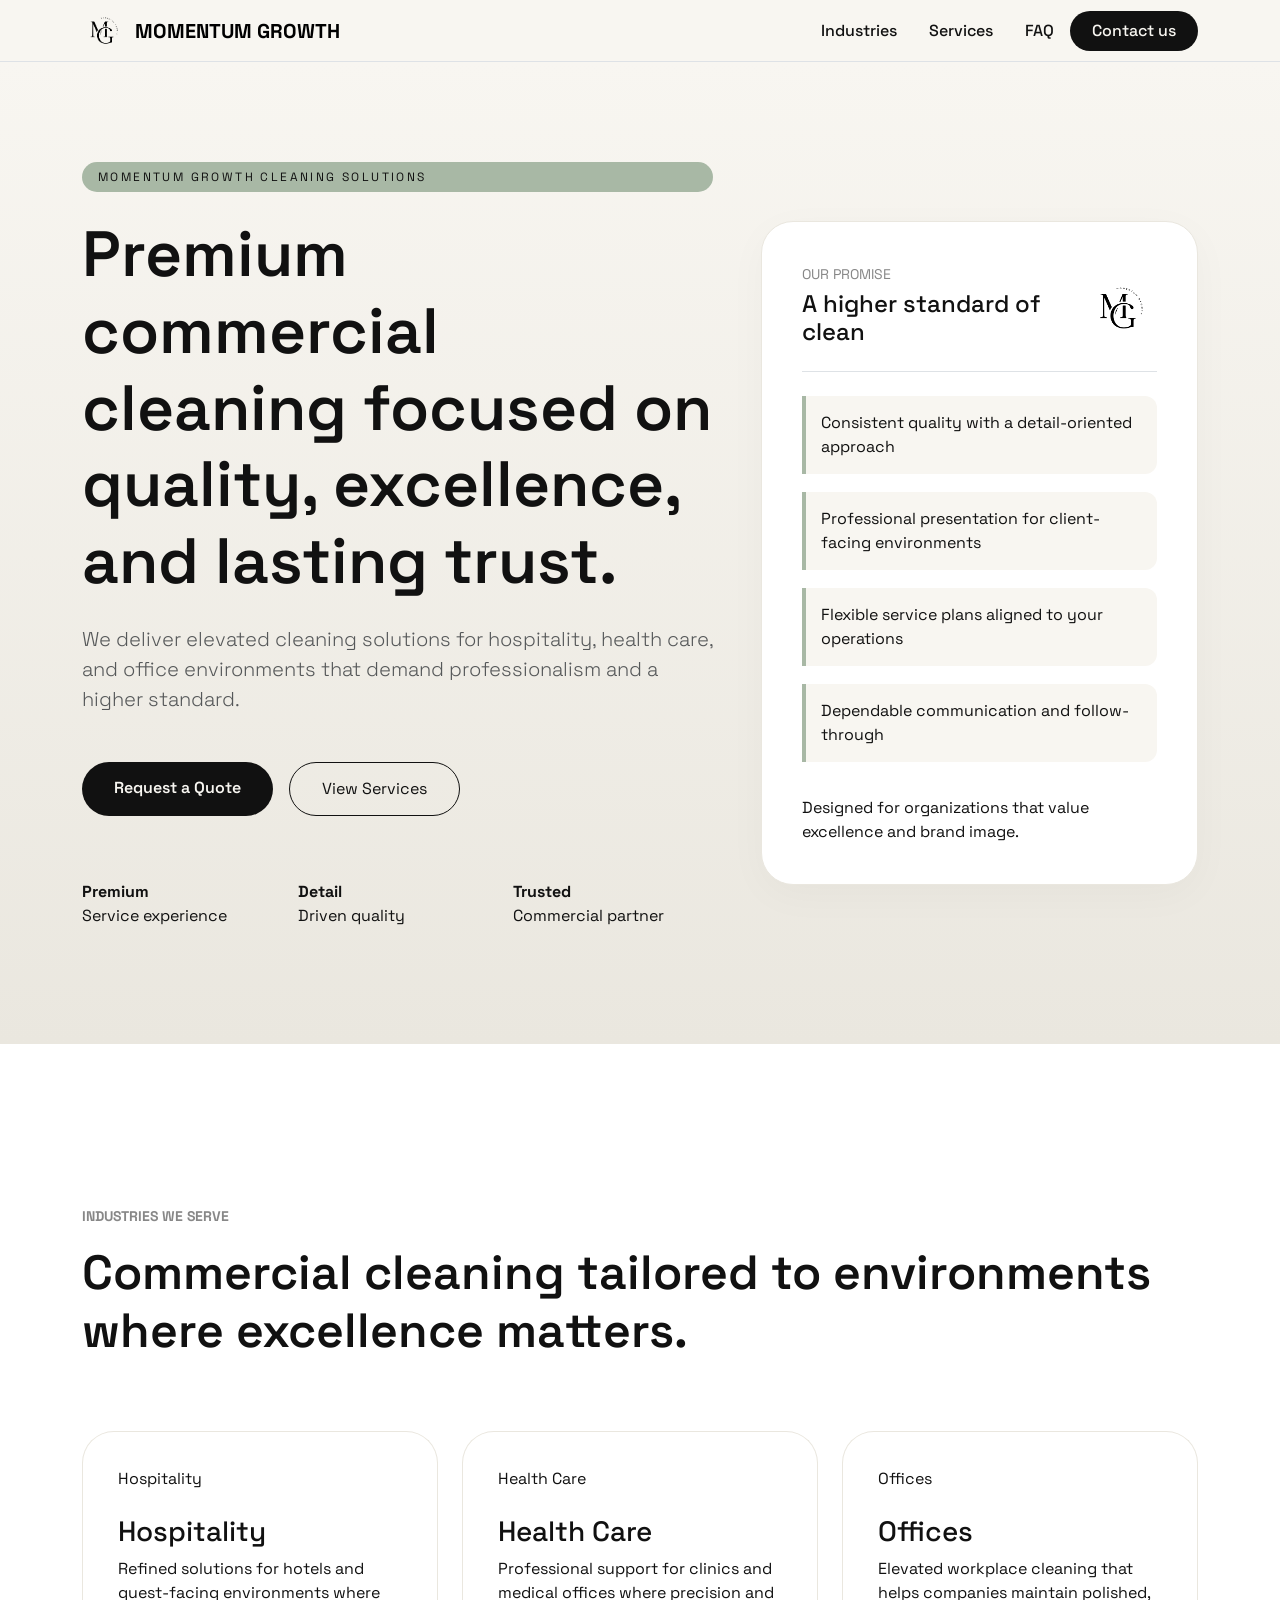
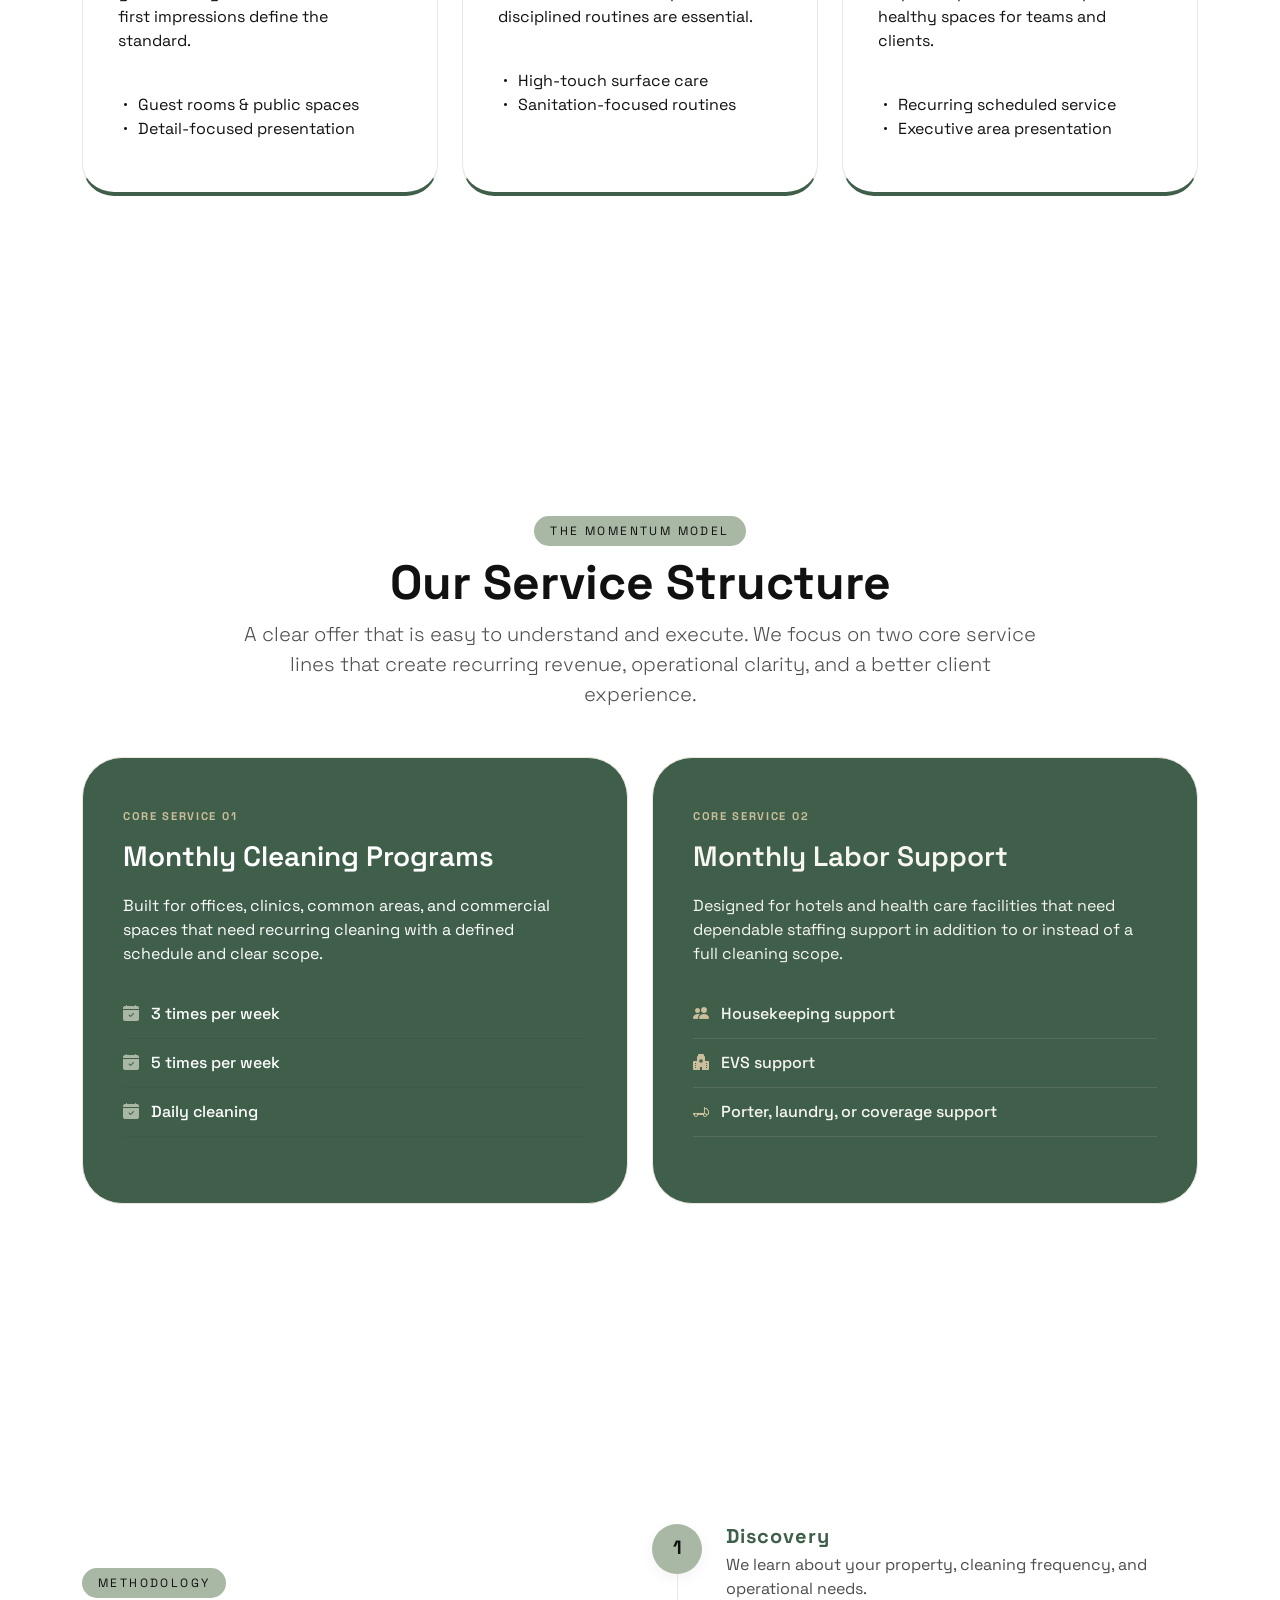
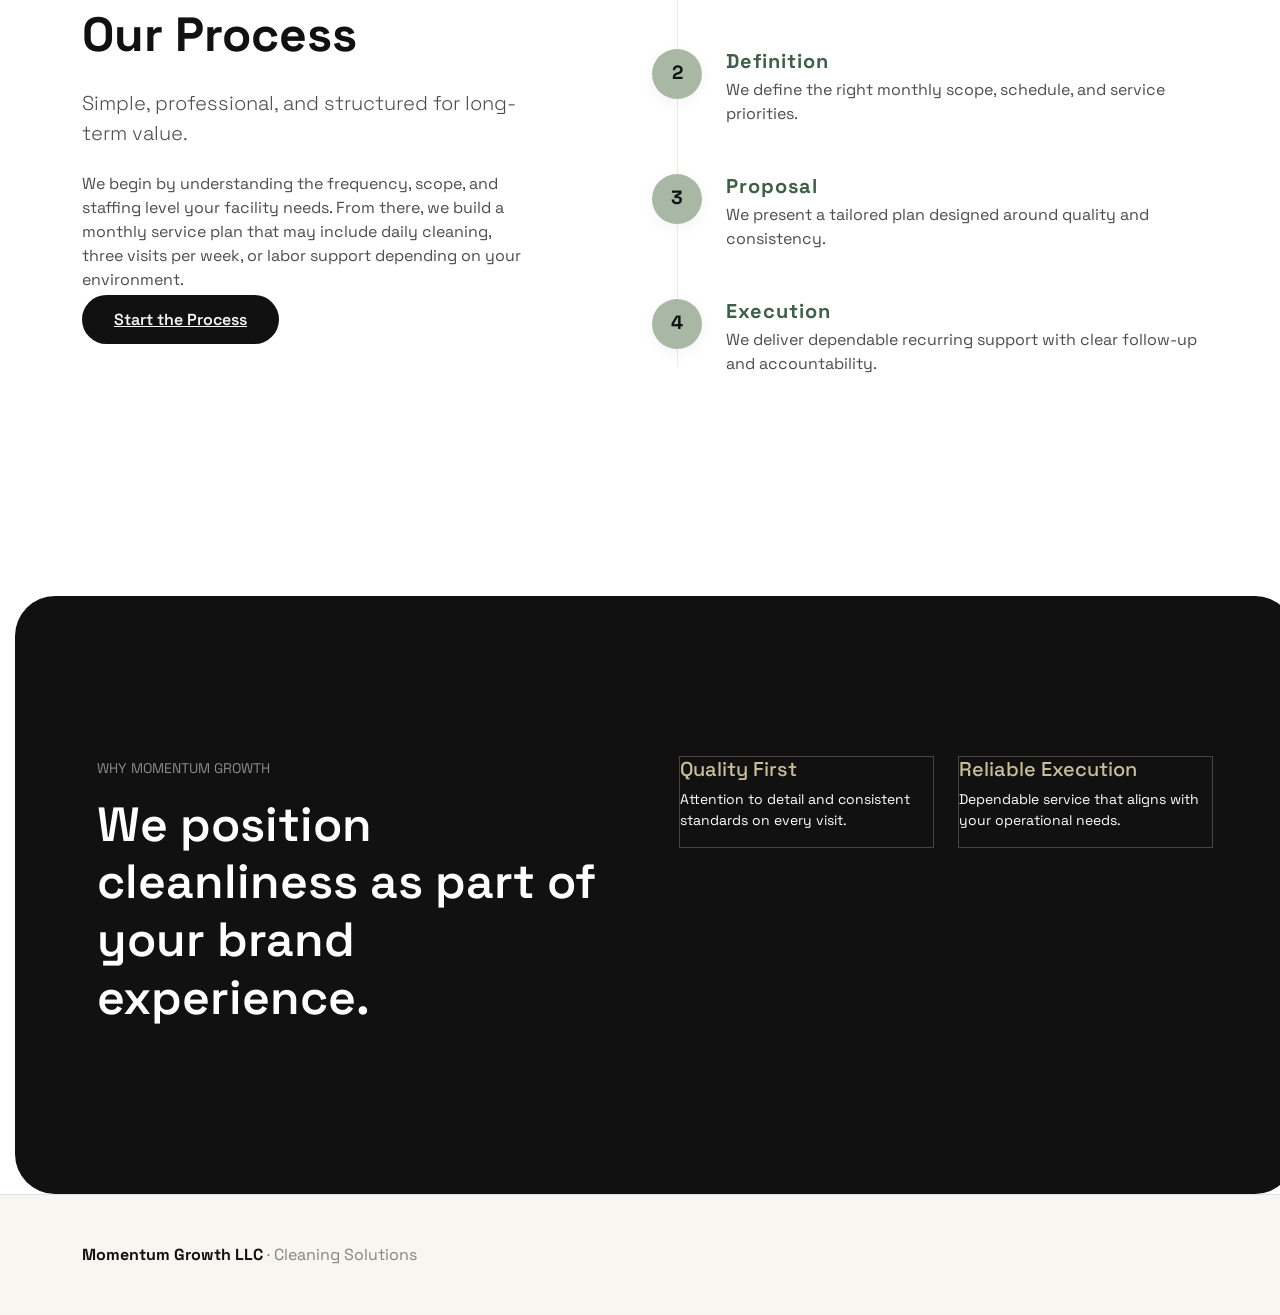
<file: index.html>
<!doctype html>
<html lang="en">
<head>
    <title>Momentum Growth | Premium Commercial Cleaning</title>
    <meta charset="utf-8">
    <meta name="viewport" content="width=device-width, initial-scale=1, shrink-to-fit=no">
    <link href="https://cdn.jsdelivr.net/npm/bootstrap@5.1.1/dist/css/bootstrap.min.css" rel="stylesheet">
    <link rel="stylesheet" href="https://cdn.jsdelivr.net/npm/bootstrap-icons@1.11.3/font/bootstrap-icons.min.css">
    <link rel="stylesheet" href="css/site.css">
    <link rel="icon" type="image/x-icon" href="img/favicon.ico">
</head>
<body class="bg-premium">

<nav class="navbar navbar-expand-md navbar-light bg-premium border-bottom sticky-top">
    <div class="container">
        <a class="navbar-brand d-flex align-items-center" href="index.html">
        <img src="img/logo.jpeg" alt="Momentum Growth Logo" class="logo-main">
        <span class="ms-2 fw-bold d-none d-sm-inline">MOMENTUM GROWTH</span>
        </a>
        <button class="navbar-toggler" type="button" data-bs-toggle="collapse" data-bs-target="#navbarCollapse">
            <span class="navbar-toggler-icon"></span>
        </button>
        <div class="collapse navbar-collapse" id="navbarCollapse">
            <ul class="navbar-nav ms-auto mb-2 mb-md-0 align-items-center">
                <li class="nav-item"><a class="nav-link px-3" href="#industries">Industries</a></li>
                <li class="nav-item"><a class="nav-link px-3" href="#services">Services</a></li>
                <li class="nav-item"><a class="nav-link px-3" href="faq.html">FAQ</a></li>
                <li class="nav-item"><a class="nav-link nav-btn" href="contact.html">Contact us</a></li>
            </ul>
        </div>
    </div>
</nav>

<main>
  <section class="hero-premium">
    <div class="container">
      <div class="row align-items-center g-5">
        <div class="col-lg-7">
          <div class="badge-premium mb-4">Momentum Growth Cleaning Solutions</div>
          <h1 class="display-3 fw-semibold mb-4">Premium commercial cleaning focused on quality, excellence, and lasting trust.</h1>
          <p class="lead text-muted mb-5">We deliver elevated cleaning solutions for hospitality, health care, and office environments that demand professionalism and a higher standard.</p>
          <div class="d-flex flex-wrap gap-3">
            <a href="contact.html" class="btn btn-dark-premium">Request a Quote</a>
            <a href="#services" class="btn btn-outline-premium">View Services</a>
          </div>
          <div class="row mt-5 g-3">
            <div class="col-md-4"><div class="stat-card"><strong>Premium</strong><p>Service experience</p></div></div>
            <div class="col-md-4"><div class="stat-card"><strong>Detail</strong><p>Driven quality</p></div></div>
            <div class="col-md-4"><div class="stat-card"><strong>Trusted</strong><p>Commercial partner</p></div></div>
          </div>
        </div>
        <div class="col-lg-5">
          <div class="promise-card">
            <div class="d-flex justify-content-between align-items-center border-bottom pb-3 mb-4">
              <div>
                <small class="text-uppercase tracking-wide opacity-50">Our Promise</small>
                <h4 class="mt-1">A higher standard of clean</h4>
              </div>
              <img src="img/logo.jpeg" alt="MG" class="logo-hero">
            </div>
            <div class="list-group list-group-flush gap-2 border-0">
              <div class="list-item-premium">Consistent quality with a detail-oriented approach</div>
              <div class="list-item-premium">Professional presentation for client-facing environments</div>
              <div class="list-item-premium">Flexible service plans aligned to your operations</div>
              <div class="list-item-premium">Dependable communication and follow-through</div>
            </div>
            <div class="footer-note mt-4">Designed for organizations that value excellence and brand image.</div>
          </div>
        </div>
      </div>
    </div>
  </section>

  <section id="industries" class="py-huge">
    <div class="container">
      <div class="max-w-700 mb-5">
        <small class="text-uppercase fw-bold tracking-wide opacity-50">Industries We Serve</small>
        <h2 class="display-5 fw-semibold mt-3">Commercial cleaning tailored to environments where excellence matters.</h2>
      </div>
      <div class="row g-4 mt-4">
        <div class="col-md-4">
          <div class="industry-card">
            <span class="badge-pill mb-4">Hospitality</span>
            <h3>Hospitality</h3>
            <p>Refined solutions for hotels and guest-facing environments where first impressions define the standard.</p>
            <ul class="list-unstyled mt-4">
              <li><i class="bi bi-dot"></i> Guest rooms & public spaces</li>
              <li><i class="bi bi-dot"></i> Detail-focused presentation</li>
            </ul>
          </div>
        </div>
        <div class="col-md-4">
          <div class="industry-card">
            <span class="badge-pill mb-4">Health Care</span>
            <h3>Health Care</h3>
            <p>Professional support for clinics and medical offices where precision and disciplined routines are essential.</p>
            <ul class="list-unstyled mt-4">
              <li><i class="bi bi-dot"></i> High-touch surface care</li>
              <li><i class="bi bi-dot"></i> Sanitation-focused routines</li>
            </ul>
          </div>
        </div>
        <div class="col-md-4">
          <div class="industry-card">
            <span class="badge-pill mb-4">Offices</span>
            <h3>Offices</h3>
            <p>Elevated workplace cleaning that helps companies maintain polished, healthy spaces for teams and clients.</p>
            <ul class="list-unstyled mt-4">
              <li><i class="bi bi-dot"></i> Recurring scheduled service</li>
              <li><i class="bi bi-dot"></i> Executive area presentation</li>
            </ul>
          </div>
        </div>
      </div>
    </div>
  </section>

  <section id="services" class="service-structure py-huge">
  <div class="container">
    <div class="text-center mb-5">
      <small class="badge-premium mb-2 d-inline-block">The Momentum Model</small>
      <h2 class="display-5 fw-bold">Our Service Structure</h2>
      <p class="lead mx-auto opacity-75" style="max-width: 800px;">
        A clear offer that is easy to understand and execute. We focus on two core service lines that create recurring revenue, operational clarity, and a better client experience.
      </p>
    </div>

    <div class="row g-4">
      <div class="col-md-6">
        <div class="structure-card h-100">
          <div class="card-tag">Core Service 01</div>
          <h3>Monthly Cleaning Programs</h3>
          <p class="mb-4">Built for offices, clinics, common areas, and commercial spaces that need recurring cleaning with a defined schedule and clear scope.</p>
          
          <ul class="list-unstyled structure-list">
            <li><i class="bi bi-calendar-check-fill me-2"></i> 3 times per week</li>
            <li><i class="bi bi-calendar-check-fill me-2"></i> 5 times per week</li>
            <li><i class="bi bi-calendar-check-fill me-2"></i> Daily cleaning</li>
          </ul>
        </div>
      </div>

      <div class="col-md-6">
        <div class="structure-card h-100 highlight">
          <div class="card-tag">Core Service 02</div>
          <h3>Monthly Labor Support</h3>
          <p class="mb-4">Designed for hotels and health care facilities that need dependable staffing support in addition to or instead of a full cleaning scope.</p>
          
          <ul class="list-unstyled structure-list">
            <li><i class="bi bi-people-fill me-2"></i> Housekeeping support</li>
            <li><i class="bi bi-hospital-fill me-2"></i> EVS support</li>
            <li><i class="bi bi-truck-flatbed me-2"></i> Porter, laundry, or coverage support</li>
          </ul>
        </div>
      </div>
    </div>
  </div>
  </section>

  <section class="our-process py-huge" style="background-color: var(--color-warm-gray);">
  <div class="container">
    <div class="row align-items-center">
      <div class="col-lg-5 mb-5 mb-lg-0">
        <small class="badge-premium mb-2 d-inline-block">Methodology</small>
        <h2 class="display-5 fw-bold mb-4">Our Process</h2>
        <p class="lead opacity-75 mb-4">
          Simple, professional, and structured for long-term value.
        </p>
        <p class="opacity-75">
          We begin by understanding the frequency, scope, and staffing level your facility needs. From there, we build a monthly service plan that may include daily cleaning, three visits per week, or labor support depending on your environment.
        </p>
        <a href="contact.html" class="btn-dark-premium mt-3">Start the Process</a>
      </div>
      
      <div class="col-lg-6 offset-lg-1">
        <div class="process-steps">
          <div class="process-item d-flex mb-5">
            <div class="step-number">1</div>
            <div class="step-text ms-4">
              <h5 class="fw-bold">Discovery</h5>
              <p class="mb-0 opacity-75">We learn about your property, cleaning frequency, and operational needs.</p>
            </div>
          </div>

          <div class="process-item d-flex mb-5">
            <div class="step-number">2</div>
            <div class="step-text ms-4">
              <h5 class="fw-bold">Definition</h5>
              <p class="mb-0 opacity-75">We define the right monthly scope, schedule, and service priorities.</p>
            </div>
          </div>

          <div class="process-item d-flex mb-5">
            <div class="step-number">3</div>
            <div class="step-text ms-4">
              <h5 class="fw-bold">Proposal</h5>
              <p class="mb-0 opacity-75">We present a tailored plan designed around quality and consistency.</p>
            </div>
          </div>

          <div class="process-item d-flex">
            <div class="step-number">4</div>
            <div class="step-text ms-4">
              <h5 class="fw-bold">Execution</h5>
              <p class="mb-0 opacity-75">We deliver dependable recurring support with clear follow-up and accountability.</p>
            </div>
          </div>
        </div>
      </div>
    </div>
  </div>
  </section>

  <section class="bg-black-premium text-white py-huge">
    <div class="container">
      <div class="row g-5">
        <div class="col-lg-6">
          <small class="text-uppercase tracking-wide opacity-50">Why Momentum Growth</small>
          <h2 class="display-5 fw-semibold mt-3">We position cleanliness as part of your brand experience.</h2>
        </div>
        <div class="col-lg-6">
          <div class="row g-4">
            <div class="col-sm-6">
              <div class="benefit-card">
                <h5>Quality First</h5>
                <p class="small opacity-70">Attention to detail and consistent standards on every visit.</p>
              </div>
            </div>
            <div class="col-sm-6">
              <div class="benefit-card">
                <h5>Reliable Execution</h5>
                <p class="small opacity-70">Dependable service that aligns with your operational needs.</p>
              </div>
            </div>
          </div>
        </div>
      </div>
    </div>
  </section>

  <footer class="py-5 border-top">
    <div class="container d-flex flex-column flex-md-row justify-content-between align-items-center gap-3">
      <div>
        <span class="fw-bold">Momentum Growth LLC</span> <span class="opacity-50">· Cleaning Solutions</span>
      </div>
    </div>
  </footer>
</main>

<script src="https://cdn.jsdelivr.net/npm/bootstrap@5.1.1/dist/js/bootstrap.bundle.min.js"></script>
</body>
</html>
<!--https://momentum-growth-llc.netlify.app/-- 74b3ce 508991 172A3A 004346 09BC8A Grotesk>
</file>
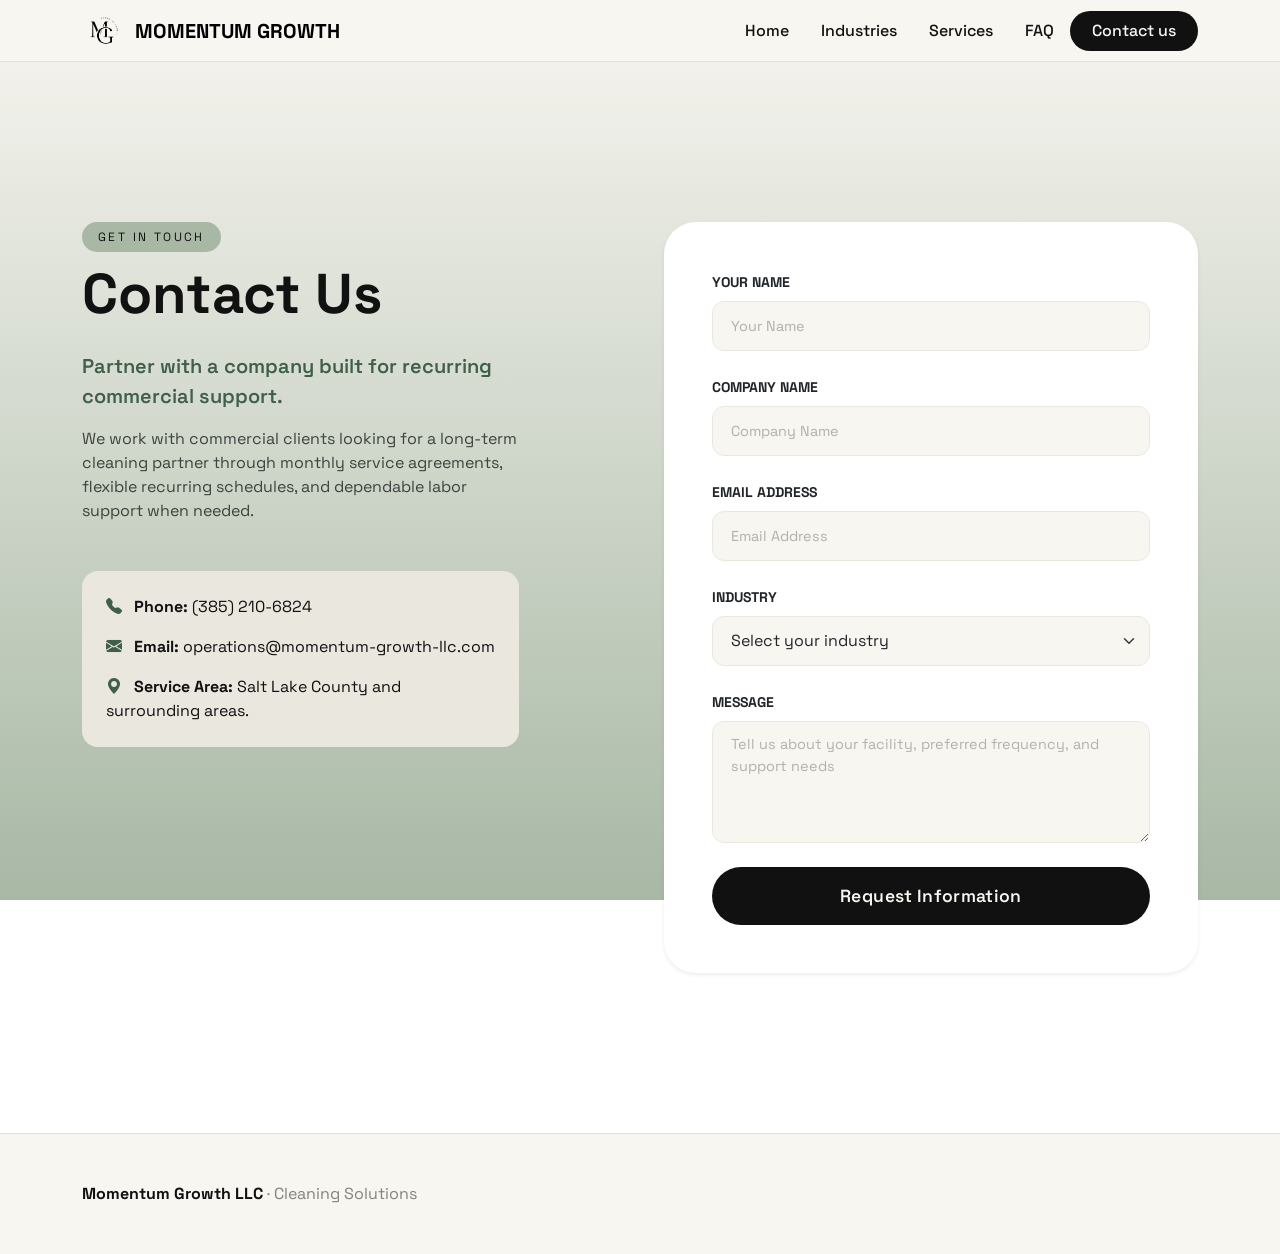
<file: contact.html>
<!doctype html>
<html lang="en">
<head>
    <title>Contact Us | Momentum Growth</title>
    <meta charset="utf-8">
    <meta name="viewport" content="width=device-width, initial-scale=1, shrink-to-fit=no">
    <link href="https://cdn.jsdelivr.net/npm/bootstrap@5.1.1/dist/css/bootstrap.min.css" rel="stylesheet">
    <link rel="stylesheet" href="https://cdn.jsdelivr.net/npm/bootstrap-icons@1.11.3/font/bootstrap-icons.min.css">
    <link rel="stylesheet" href="css/site.css">
    <link rel="icon" type="image/x-icon" href="img/favicon.ico">
</head>
<body class="bg-premium">

<nav class="navbar navbar-expand-md navbar-light bg-premium border-bottom sticky-top">
    <div class="container">
        <a class="navbar-brand d-flex align-items-center" href="index.html">
            <img src="img/logo.jpeg" alt="Logo" class="logo-main">
            <span class="ms-2 fw-bold">MOMENTUM GROWTH</span>
        </a>
        <div class="collapse navbar-collapse" id="navbarCollapse">
            <ul class="navbar-nav ms-auto mb-2 mb-md-0">
                <li class="nav-item"><a class="nav-link px-3" href="index.html">Home</a></li>
                <li class="nav-item"><a class="nav-link px-3" href="index.html#industries">Industries</a></li>
                <li class="nav-item"><a class="nav-link px-3" href="index.html#services">Services</a></li>
                <li class="nav-item"><a class="nav-link px-3" href="faq.html">FAQ</a></li>
                <li class="nav-item"><a class="nav-link nav-btn active" href="contact.html">Contact us</a></li>
            </ul>
        </div>
    </div>
</nav>

<main class="py-huge">
    <div class="container">
        <div class="row g-5">
            <div class="col-lg-5">
                <small class="badge-premium mb-2 d-inline-block">Get in Touch</small>
                <h1 class="display-4 fw-bold mb-4">Contact Us</h1>
                <p class="lead fw-semibold mb-3" style="color: var(--color-deep-green);">
                    Partner with a company built for recurring commercial support.
                </p>
                <p class="opacity-75 mb-5">
                    We work with commercial clients looking for a long-term cleaning partner through monthly service agreements, flexible recurring schedules, and dependable labor support when needed.
                </p>

                <div class="contact-details p-4 rounded-4" style="background-color: var(--color-warm-gray);">
                    <div class="mb-3">
                        <i class="bi bi-telephone-fill me-2" style="color: var(--color-deep-green);"></i>
                        <strong>Phone:</strong> (385) 210-6824
                    </div>
                    <div class="mb-3">
                        <i class="bi bi-envelope-fill me-2" style="color: var(--color-deep-green);"></i>
                        <strong>Email:</strong> operations@momentum-growth-llc.com
                    </div>
                    <div>
                        <i class="bi bi-geo-alt-fill me-2" style="color: var(--color-deep-green);"></i>
                        <strong>Service Area:</strong> Salt Lake County and surrounding areas.
                    </div>
                </div>
            </div>

            <div class="col-lg-6 offset-lg-1">
                <div class="card border-0 shadow-sm p-4 p-md-5 rounded-5">
                    <form name="contact" method="POST" data-netlify-recaptcha="true" data-netlify="true">
                        <input type="hidden" name="form-name" value="contact" />

                        <div class="mb-4">
                            <label class="form-label fw-bold small text-uppercase">Your Name</label>
                            <input type="text" name="name" class="form-control form-premium" placeholder="Your Name" required>
                        </div>

                        <div class="mb-4">
                            <label class="form-label fw-bold small text-uppercase">Company Name</label>
                            <input type="text" name="company" class="form-control form-premium" placeholder="Company Name" required>
                        </div>

                        <div class="mb-4">
                            <label class="form-label fw-bold small text-uppercase">Email Address</label>
                            <input type="email" name="email" class="form-control form-premium" placeholder="Email Address" required>
                        </div>

                        <div class="mb-4">
                            <label class="form-label fw-bold small text-uppercase">Industry</label>
                            <select name="industry" class="form-select form-premium" required>
                                <option value="" selected disabled>Select your industry</option>
                                <option value="hospitality">Hospitality</option>
                                <option value="health-care">Health Care</option>
                                <option value="offices">Offices</option>
                                <option value="other">Other Commercial Space</option>
                            </select>
                        </div>

                        <div class="mb-4">
                            <label class="form-label fw-bold small text-uppercase">Message</label>
                            <textarea name="message" class="form-control form-premium" rows="4" 
                                placeholder="Tell us about your facility, preferred frequency, and support needs" required></textarea>
                        </div>

                        <div class="mb-3" data-netlify-recaptcha="true"></div>

                        <button type="submit" class="btn-dark-premium w-100 py-3">Request Information</button>
                    </form>
                </div>
            </div>
        </div>
    </div>
</main>

<!-- FOOTER -->
<footer class="py-5 border-top">
<div class="container d-flex flex-column flex-md-row justify-content-between align-items-center gap-3">
    <div>
        <span class="fw-bold">Momentum Growth LLC</span> <span class="opacity-50">· Cleaning Solutions</span>
    </div>
        
</div>
</footer>

<script src="https://cdn.jsdelivr.net/npm/bootstrap@5.1.1/dist/js/bootstrap.bundle.min.js"></script>
</body>
</html>
</file>
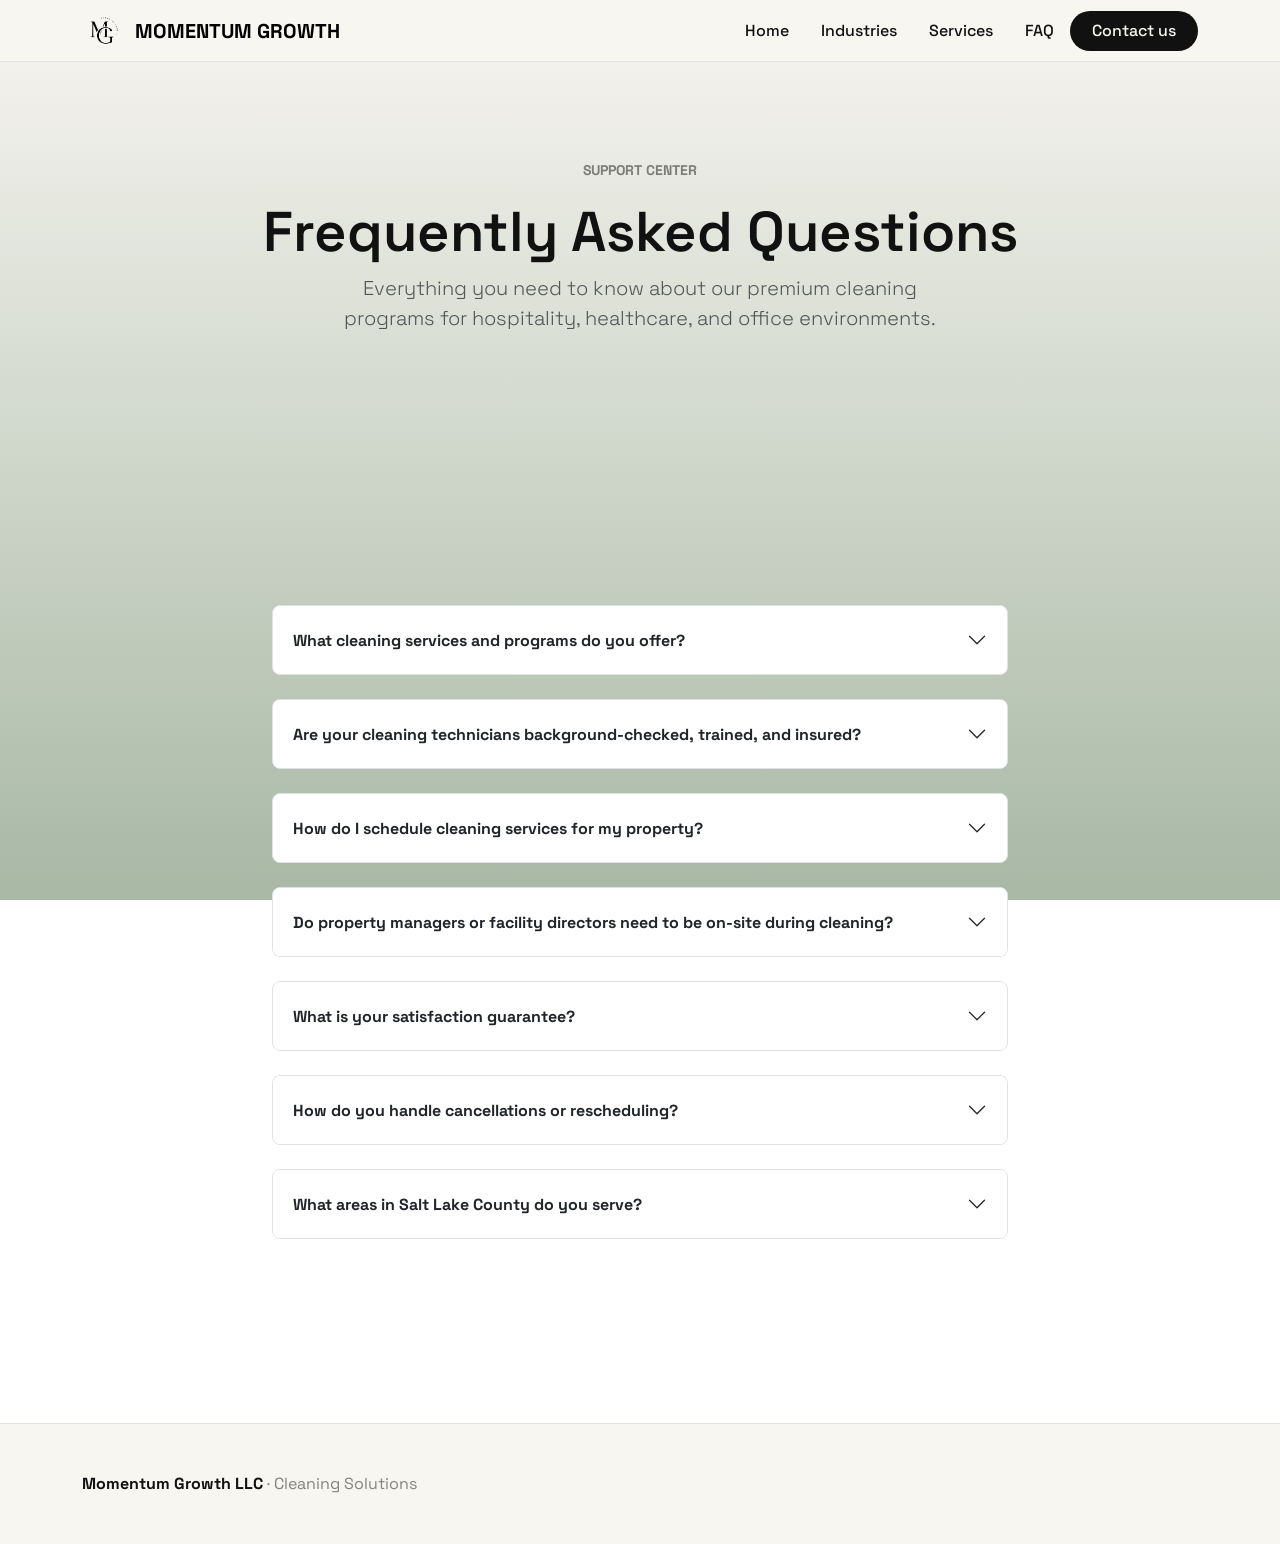
<file: faq.html>
<!doctype html>
<html lang="en">
<head>
    <title>FAQ | Momentum Growth Cleaning</title>
    <meta charset="utf-8">
    <meta name="viewport" content="width=device-width, initial-scale=1, shrink-to-fit=no">
    <link href="https://cdn.jsdelivr.net/npm/bootstrap@5.1.1/dist/css/bootstrap.min.css" rel="stylesheet">
    <link rel="stylesheet" href="https://cdn.jsdelivr.net/npm/bootstrap-icons@1.11.3/font/bootstrap-icons.min.css">
    <link rel="stylesheet" href="css/site.css">
    <link rel="icon" type="image/x-icon" href="img/favicon.ico">
</head>
<body class="bg-premium">

<nav class="navbar navbar-expand-md navbar-light bg-premium border-bottom sticky-top">
    <div class="container">
        <a class="navbar-brand d-flex align-items-center" href="index.html">
            <img src="img/logo.jpeg" alt="Logo" class="logo-main">
            <span class="ms-2 fw-bold">MOMENTUM GROWTH</span>
        </a>
        <button class="navbar-toggler" type="button" data-bs-toggle="collapse" data-bs-target="#navbarCollapse">
            <span class="navbar-toggler-icon"></span>
        </button>
        <div class="collapse navbar-collapse" id="navbarCollapse">
            <ul class="navbar-nav ms-auto mb-2 mb-md-0 align-items-center">
                <li class="nav-item"><a class="nav-link px-3" href="index.html">Home</a></li>
                <li class="nav-item"><a class="nav-link px-3" href="index.html#industries">Industries</a></li>
                <li class="nav-item"><a class="nav-link px-3" href="index.html#services">Services</a></li>
                <li class="nav-item"><a class="nav-link px-3 active" href="faq.html">FAQ</a></li>
                <li class="nav-item"><a class="nav-link nav-btn" href="contact.html">Contact us</a></li>
            </ul>
        </div>
    </div>
</nav>

<main>
    <section class="py-5 text-center" style="background: var(--color-warm-gray);">
        <div class="container py-5">
            <small class="text-uppercase fw-bold tracking-wide opacity-50">Support Center</small>
            <h1 class="display-4 fw-semibold mt-3">Frequently Asked Questions</h1>
            <p class="lead text-muted mx-auto" style="max-width: 600px;">
                Everything you need to know about our premium cleaning programs for hospitality, healthcare, and office environments.
            </p>
        </div>
    </section>

    <section class="py-huge">
        <div class="container">
            <div class="row justify-content-center">
                <div class="col-lg-8">
                    <div class="accordion accordion-flush custom-faq" id="faqAccordion">
                        
                        <div class="accordion-item mb-4 border rounded-3 overflow-hidden">
                            <h2 class="accordion-header">
                                <button class="accordion-button collapsed fw-bold py-4" type="button" data-bs-toggle="collapse" data-bs-target="#q1">
                                    What cleaning services and programs do you offer?
                                </button>
                            </h2>
                            <div id="q1" class="accordion-collapse collapse" data-bs-parent="#faqAccordion">
                                <div class="accordion-body py-4 opacity-75">
                                    We specialize in flexible monthly cleaning programs for hospitality (hotels and short-term rentals), healthcare facilities, and offices. Our programs include daily cleaning, 3x per week, or 5x per week service options. For hotels and healthcare facilities, we also provide dedicated cleaning labor and staffing support to ensure consistent, high-standard coverage. All programs are customized to meet your facility’s specific needs, compliance requirements, and budget.
                                </div>
                            </div>
                        </div>

                        <div class="accordion-item mb-4 border rounded-3 overflow-hidden">
                            <h2 class="accordion-header">
                                <button class="accordion-button collapsed fw-bold py-4" type="button" data-bs-toggle="collapse" data-bs-target="#q2">
                                    Are your cleaning technicians background-checked, trained, and insured?
                                </button>
                            </h2>
                            <div id="q2" class="accordion-collapse collapse" data-bs-parent="#faqAccordion">
                                <div class="accordion-body py-4 opacity-75">
                                    Yes. All team members undergo thorough background checks, reference verification, and specialized training for hospitality, healthcare, and commercial environments. We are fully insured, with additional focus on infection control protocols for healthcare settings.
                                </div>
                            </div>
                        </div>

                        <div class="accordion-item mb-4 border rounded-3 overflow-hidden">
                            <h2 class="accordion-header">
                                <button class="accordion-button collapsed fw-bold py-4" type="button" data-bs-toggle="collapse" data-bs-target="#q3">
                                    How do I schedule cleaning services for my property?
                                </button>
                            </h2>
                            <div id="q3" class="accordion-collapse collapse" data-bs-parent="#faqAccordion">
                                <div class="accordion-body py-4 opacity-75">
                                    Scheduling is simple. You can book online through our website, call our office, or send a message. We’ll gather details about your facility (hotel, healthcare site, or office), required frequency, and any special requirements, then provide a fast, no-obligation quote. Same-day or next-day service is often available in Salt Lake County.
                                </div>
                            </div>
                        </div>

                        <div class="accordion-item mb-4 border rounded-3 overflow-hidden">
                            <h2 class="accordion-header">
                                <button class="accordion-button collapsed fw-bold py-4" type="button" data-bs-toggle="collapse" data-bs-target="#q4">
                                    Do property managers or facility directors need to be on-site during cleaning?
                                </button>
                            </h2>
                            <div id="q4" class="accordion-collapse collapse" data-bs-parent="#faqAccordion">
                                <div class="accordion-body py-4 opacity-75">
                                    No, it is not required. Many hotels, healthcare facilities, and offices provide access via key, lockbox, or electronic systems. Our teams follow strict security and confidentiality protocols. We can coordinate with your staff for minimal disruption to guests, patients, or employees.
                                </div>
                            </div>
                        </div>

                        <div class="accordion-item mb-4 border rounded-3 overflow-hidden">
                            <h2 class="accordion-header">
                                <button class="accordion-button collapsed fw-bold py-4" type="button" data-bs-toggle="collapse" data-bs-target="#q5">
                                    What is your satisfaction guarantee?
                                </button>
                            </h2>
                            <div id="q5" class="accordion-collapse collapse" data-bs-parent="#faqAccordion">
                                <div class="accordion-body py-4 opacity-75">
                                    We stand behind our work with a full satisfaction guarantee. If any area does not meet your standards or facility requirements, contact us within 24 hours and we will return promptly to correct it at no additional charge.
                                </div>
                            </div>
                        </div>

                        <div class="accordion-item mb-4 border rounded-3 overflow-hidden">
                            <h2 class="accordion-header">
                                <button class="accordion-button collapsed fw-bold py-4" type="button" data-bs-toggle="collapse" data-bs-target="#q10">
                                    How do you handle cancellations or rescheduling?
                                </button>
                            </h2>
                            <div id="q10" class="accordion-collapse collapse" data-bs-parent="#faqAccordion">
                                <div class="accordion-body py-4 opacity-75">
                                    We request at least 24 hours’ notice for cancellations or changes to avoid fees. We understand the fast-paced nature of hospitality and healthcare and work flexibly with your scheduling needs whenever possible.
                                </div>
                            </div>
                        </div>

                        <div class="accordion-item mb-4 border rounded-3 overflow-hidden">
                            <h2 class="accordion-header">
                                <button class="accordion-button collapsed fw-bold py-4" type="button" data-bs-toggle="collapse" data-bs-target="#q12">
                                    What areas in Salt Lake County do you serve?
                                </button>
                            </h2>
                            <div id="q12" class="accordion-collapse collapse" data-bs-parent="#faqAccordion">
                                <div class="accordion-body py-4 opacity-75">
                                    We proudly serve all of Salt Lake County and surrounding areas, including Salt Lake City, West Valley City, Sandy, Draper, South Jordan, Taylorsville, Murray, and nearby communities. We are equipped to handle multiple properties across the region for hotel groups, healthcare networks, and office complexes.
                                </div>
                            </div>
                        </div>

                    </div>
                </div>
            </div>
        </div>
    </section>

    <footer class="py-5 border-top">
        <div class="container d-flex flex-column flex-md-row justify-content-between align-items-center gap-3">
            <div>
                <span class="fw-bold">Momentum Growth LLC</span> <span class="opacity-50">· Cleaning Solutions</span>
            </div>
            
        </div>
    </footer>
</main>

<script src="https://cdn.jsdelivr.net/npm/bootstrap@5.1.1/dist/js/bootstrap.bundle.min.js"></script>
</body>
</html>
</file>
<file: css/site.css>
@import url('https://fonts.googleapis.com/css2?family=Space+Grotesk:wght@300;400;600;700&display=swap');

:root {
  /* paleta de colores */
  --color-black: #111111;
  --color-ivory: #F8F6F1;
  --color-warm-gray: #EAE7DF;
  --color-deep-green: #3F5F4A;
  --color-soft-sage: #A8B8A5;
  --color-champagne: #CBBE9A;
  --section-padding: 120px;
  --bg-gradient: linear-gradient(180deg, var(--color-ivory) 0%, var(--color-soft-sage) 100%);
  
  --text-main: var(--color-black);
  --border-subtle: var(--color-warm-gray);
}

body {
  font-family: 'Space Grotesk', sans-serif;
  color: var(--color-black);
  /* Aplicamos el degradado y lo fijamos para que no se repita bruscamente al hacer scroll */
  background: var(--bg-gradient);
  background-attachment: fixed; 
  min-height: 100vh;
  margin: 0;
}

section, .bg-premium, main {
  background-color: transparent !important;
}
.bg-black-premium {
  background-color: var(--color-black) !important;
}

/* NAVBAR */
.navbar {
  background-color: var(--color-ivory) !important;
  border-bottom: 1px solid var(--border-subtle);
}

.nav-link {
  color: var(--color-black) !important;
  font-weight: 500;
}

.nav-btn {
  background-color: var(--color-black) !important;
  color: var(--color-ivory) !important; /* Texto Ivory sobre fondo Black */
  border-radius: 50px;
  padding: 8px 22px !important;
  transition: all 0.3s ease;
}

.nav-btn:hover {
  background-color: var(--color-deep-green) !important; /* Cambio a verde oscuro al pasar el mouse */
}

section {
  padding-top: var(--section-padding);
  padding-bottom: var(--section-padding);
  position: relative;
  display: block;
  width: 100%;
  clear: both; /* Evita que elementos flotantes se encimen */
}

/* Clase de utilidad para secciones que necesiten aún más espacio */
.py-huge {
  padding-top: 160px !important;
  padding-bottom: 160px !important;
}

/* Ajuste específico para dispositivos móviles (donde 120px es demasiado) */
@media (max-width: 768px) {
  section {
    padding-top: 60px;
    padding-bottom: 60px;
  }
  .py-huge {
    padding-top: 80px !important;
    padding-bottom: 80px !important;
  }
}

/* HERO SECTION */
.hero-premium {
  padding: 100px 0;
  background: linear-gradient(180deg, var(--color-ivory) 0%, var(--color-warm-gray) 100%);
}

.badge-premium {
  background-color: var(--color-soft-sage);
  color: var(--color-black);
  padding: 6px 16px;
  border-radius: 50px;
  font-size: 0.75rem;
  letter-spacing: 0.2em;
  text-transform: uppercase;
}

/* BOTONES */
.btn-dark-premium {
  background-color: var(--color-black);
  color: var(--color-ivory);
  border-radius: 50px;
  padding: 14px 32px;
  font-weight: 600;
  border: none;
}

.btn-dark-premium:hover {
  background-color: var(--color-deep-green);
  color: var(--color-ivory);
}

.btn-outline-premium {
  border: 1px solid var(--color-black);
  color: var(--color-black);
  border-radius: 50px;
  padding: 14px 32px;
}

/* TARJETAS Y ELEMENTOS DE DISEÑO */
.promise-card {
  background-color: white;
  border: 1px solid var(--color-warm-gray);
  padding: 40px;
  border-radius: 32px;
  box-shadow: 0 10px 40px rgba(0,0,0,0.03);
}

.mg-logo-text {
  color: var(--color-champagne); /* El logo "MG" ahora usa el acento Champagne */
  font-family: serif;
}

.list-item-premium {
  background-color: var(--color-ivory);
  border-left: 4px solid var(--color-soft-sage); /* Acento en Sage */
  padding: 15px;
  margin-bottom: 10px;
  border-radius: 0 12px 12px 0;
}

#industries {
  position: relative;
  display: block;
  width: 100%;
  clear: both;
  padding-bottom: 80px; /* Añade espacio extra al final de las tarjetas */
}

.industry-card {
  background-color: white;
  border: 1px solid var(--color-warm-gray);
  border-bottom: 4px solid var(--color-deep-green);
  padding: 35px;
  border-radius: 32px;
  height: auto; /* Cambiamos 100% por auto para que se ajuste al contenido */
  min-height: 100%; /* Pero que mantengan la misma altura en la fila */
  display: flex;
  flex-direction: column;
}

.industry-card:hover {
  border-color: var(--color-champagne);
}

/* ICONOS */
.service-icon {
  color: var(--color-deep-green); 
  font-size: 3rem;
}

/* SECCIÓN NEGRA (BENEFICIOS) */
.bg-black-premium {
  background-color: var(--color-black);
  color: var(--color-ivory);
  border-radius: 40px;
  margin: 60px 15px 0 15px; 
  padding: 80px 0;
  clear: both;
  position: relative;
}

.benefit-card {
  border: 1px solid rgba(203, 190, 154, 0.3); /* Borde sutil en Champagne */
}

.benefit-card h5 {
  color: var(--color-champagne);
}

/* ESTILOS PARA EL LOGO */
.logo-main {
  height: 45px; /* Ajusta el tamaño según prefieras */
  width: auto;
  /* El truco mágico: elimina el blanco y deja el negro */
  mix-blend-mode: multiply; 
  filter: contrast(1.1); /* Hace que el negro sea más puro */
}

.logo-hero {
  height: 70px; /* Un poco más grande para la sección Hero */
  width: auto;
  mix-blend-mode: multiply;
  filter: contrast(1.2);
}

/* Ajuste para que el Navbar no se vea apretado */
.navbar-brand {
  padding-top: 0;
  padding-bottom: 0;
}

/* SERVICE STRUCTURE STYLES */
.service-structure {
  background-color: var(--color-ivory);
}

.structure-card {
  background-color: var(--color-deep-green);
  color: white;
  border: 1px solid var(--color-warm-gray);
  padding: 50px 40px;
  border-radius: 40px;
  position: relative;
  transition: all 0.3s ease;
}

.structure-card.highlight {
  background-color: var(--color-deep-green);
  color: var(--color-ivory);
}

.card-tag {
  font-size: 0.7rem;
  text-transform: uppercase;
  letter-spacing: 0.15em;
  color: var(--color-champagne);
  font-weight: 700;
  margin-bottom: 15px;
  display: block;
}

.structure-card h3 {
  font-size: 1.75rem;
  margin-bottom: 20px;
  font-weight: 600;
}

.structure-list li {
  padding: 12px 0;
  border-bottom: 1px solid rgba(0,0,0,0.05);
  font-weight: 500;
}

.structure-card.highlight .structure-list li {
  border-bottom-color: rgba(255,255,255,0.1);
}

.structure-list i {
  color: var(--color-soft-sage);
}

.structure-card.highlight i {
  color: var(--color-champagne);
}

.structure-card:hover {
  transform: translateY(-10px);
  box-shadow: 0 20px 40px rgba(0,0,0,0.05);
}

/* OUR PROCESS STYLES */
.process-steps {
  position: relative;
}

/* Línea vertical decorativa que une los números */
.process-steps::before {
  content: "";
  position: absolute;
  left: 25px;
  top: 10px;
  bottom: 10px;
  width: 1px;
  background-color: var(--color-champagne);
  opacity: 0.3;
  z-index: 0;
}

.process-item {
  position: relative;
  z-index: 1;
}

.step-number {
  width: 50px;
  height: 50px;
  background-color: var(--color-soft-sage);
  color: var(--color-black);
  border-radius: 50%;
  display: flex;
  align-items: center;
  justify-content: center;
  font-weight: 700;
  font-size: 1.2rem;
  flex-shrink: 0;
  box-shadow: 0 4px 15px rgba(0,0,0,0.05);
}

.step-text h5 {
  color: var(--color-deep-green);
  margin-bottom: 5px;
  letter-spacing: 0.05em;
}

.process-item:hover .step-number {
  background-color: var(--color-deep-green);
  color: white;
  transition: all 0.3s ease;
}

/* FORMULARIO PREMIUM */
.form-premium {
    background-color: var(--color-ivory);
    border: 1px solid var(--color-warm-gray);
    border-radius: 12px;
    padding: 12px 18px;
    transition: all 0.3s ease;
}

.form-premium:focus {
    background-color: white;
    border-color: var(--color-soft-sage);
    box-shadow: 0 0 0 4px rgba(168, 184, 165, 0.1);
    outline: none;
}

.form-premium::placeholder {
    color: var(--color-black);
    opacity: 0.3;
    font-size: 0.9rem;
}

/* Ajuste específico para el botón de ancho completo */
.btn-dark-premium.w-100 {
    font-size: 1.1rem;
    letter-spacing: 0.02em;
}

/* FOOTER */
footer {
  background-color: var(--color-ivory);
  border-top: 1px solid var(--color-warm-gray);
}
</file>
